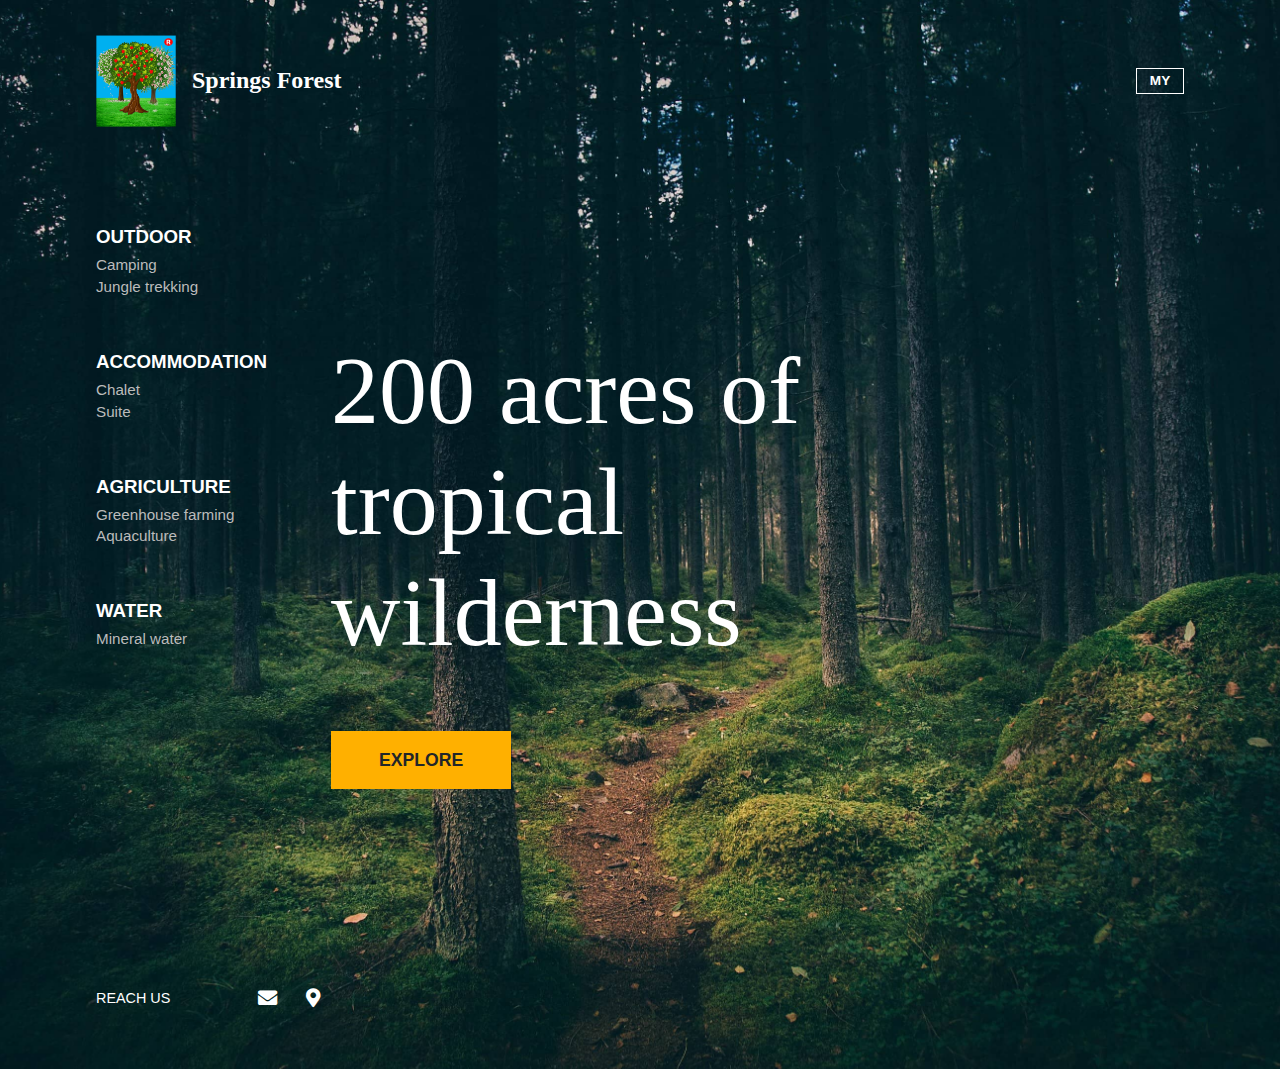
<file: index.html>
<!DOCTYPE html>
<html lang="en">
  <head>
    <meta charset="UTF-8" />
    <meta name="viewport" content="width=device-width, initial-scale=1.0" />
    <meta
      name="description"
      content="Springs Forest is the home to 200 acres of tropical wilderness."
    />
    <link
      rel="shortcut icon"
      href="assets/images/logo.png"
      type="image/x-icon"
    />
    <link
      rel="stylesheet"
      href="https://cdnjs.cloudflare.com/ajax/libs/font-awesome/5.13.1/css/all.min.css"
    />
    <link rel="stylesheet" href="assets/css/style.css" />
    <title>Springs Forest</title>
  </head>
  <body>
    <div class="container">
      <header id="main-header">
        <a href="" class="logo">
          <img src="assets/images/logo.png" alt="" />
          <h1>Springs Forest</h1>
        </a>
        <nav id="main-navbar">
          <p class="country">MY</p>
          <i class="fas fa-bars menu-btn"></i>
        </nav>
      </header>
      <div class="grid">
        <aside>
          <nav class="side-navbar">
            <ul>
              <li>
                <a href="outdoor/"><h3>Outdoor</h3></a>
                <p>Camping</p>
                <p>Jungle trekking</p>
              </li>
              <li>
                <a href="accommodation/"><h3>Accommodation</h3></a>
                <p>Chalet</p>
                <p>Suite</p>
              </li>
              <li>
                <a href="agriculture/"><h3>Agriculture</h3></a>
                <p>Greenhouse farming</p>
                <p>Aquaculture</p>
              </li>
              <li>
                <a href="water/"><h3>Water</h3></a>
                <p>Mineral water</p>
              </li>
            </ul>
          </nav>
        </aside>
        <main>
          <div class="main-content">
            <h1>200 acres of tropical wilderness</h1>
            <br />
            <a href="outdoor/" class="btn">Explore</a>
          </div>
        </main>
      </div>
      <footer>
        <div class="social">
          <p>REACH US</p>
          <div class="social-icons">
            <!-- <a href="https://www.instagram.com" target="_blank"
              ><i class="fab fa-instagram"></i
            ></a> -->
            <!-- <a href="https://twitter.com" target="_blank"
              ><i class="fab fa-twitter"></i
            ></a> -->
            <!-- <a href="https://www.facebook.com" target="_blank"
              ><i class="fab fa-facebook-f"></i
            ></a> -->
            <a href="mailto:contact@springsforest.com" target="_blank"
              ><i class="fas fa-envelope"></i
            ></a>
            <a href="https://goo.gl/maps/FeVHYFP2goykByJ46" target="_blank"
              ><i class="fas fa-map-marker-alt"></i
            ></a>
          </div>
        </div>
        <div class="footer-cards">
          <i class="far fa-compass fa-2x"></i>
          <a href="outdoor/">
            <div class="card">
              <h3>Camping</h3>
              <div class="card-content">
                <p>Camp out in the woods and make it a memorable experience.</p>
                <i class="fas fa-chevron-right"></i>
              </div>
            </div>
          </a>
          <a href="agriculture/">
            <div class="card">
              <h3>Greenhouse Farming</h3>
              <div class="card-content">
                <p>Visit our indoor plantation of ginseng and mushrooms.</p>
                <i class="fas fa-chevron-right"></i>
              </div>
            </div>
          </a>
        </div>
      </footer>
    </div>
    <script src="assets/js/main.js"></script>
  </body>
</html>
</file>
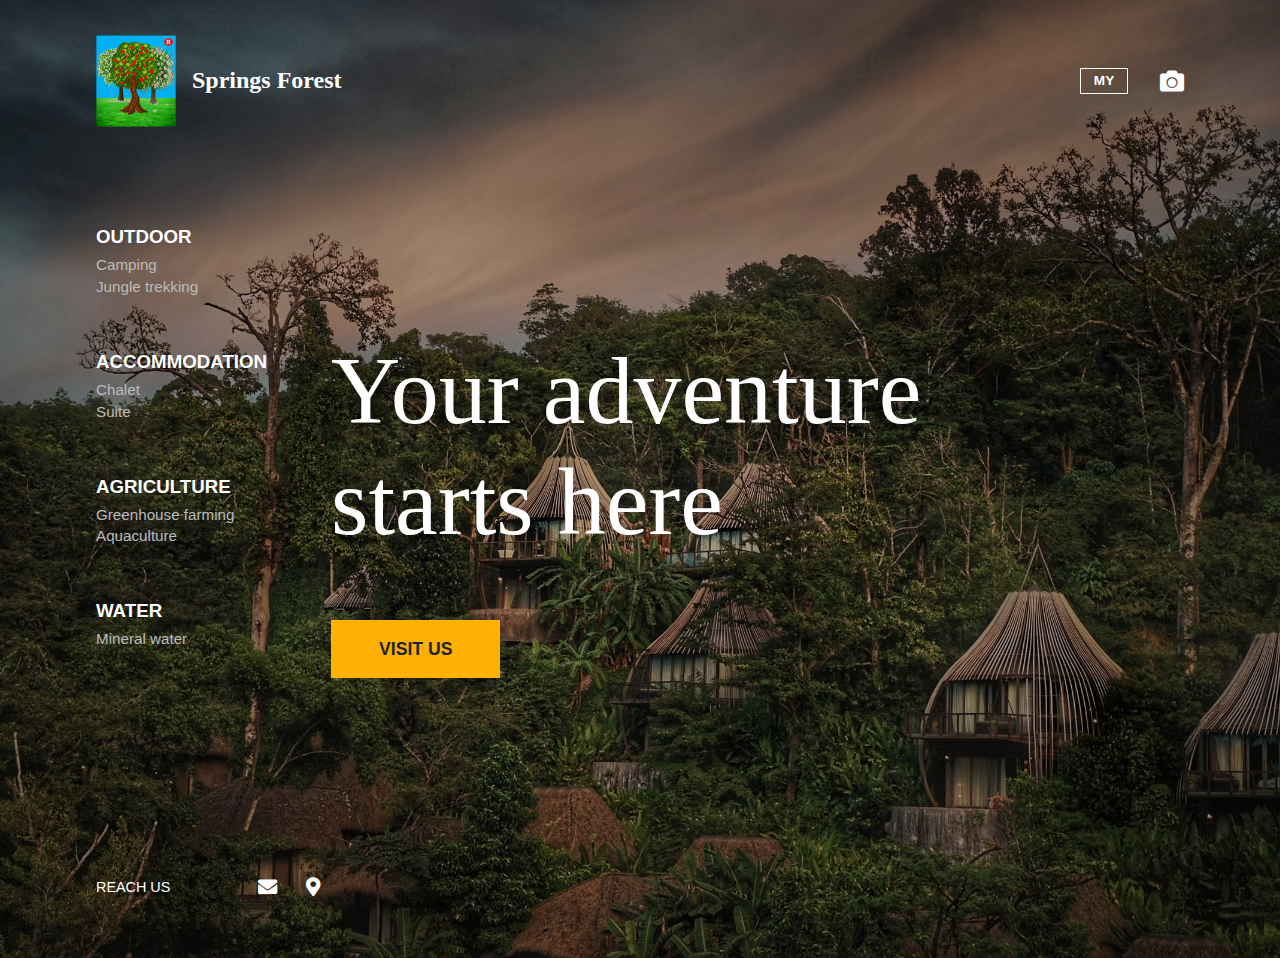
<file: accommodation/index.html>
<!DOCTYPE html>
<html lang="en">
  <head>
    <meta charset="UTF-8" />
    <meta name="viewport" content="width=device-width, initial-scale=1.0" />
    <meta
      name="description"
      content="Your adventure starts here. Plan your next family vacation at Springs Forest."
    />
    <link
      rel="shortcut icon"
      href="../assets/images/logo.png"
      type="image/x-icon"
    />
    <link
      rel="stylesheet"
      href="https://cdnjs.cloudflare.com/ajax/libs/font-awesome/5.13.1/css/all.min.css"
    />
    <link rel="stylesheet" href="../assets/css/style.css" />
    <title>Accommodation | Springs Forest</title>
  </head>
  <body class="accommodation">
    <div class="container">
      <header id="main-header">
        <a href="../" class="logo">
          <img src="../assets/images/logo.png" alt="" />
          <h1>Springs Forest</h1>
        </a>
        <nav id="main-navbar">
          <p class="country">MY</p>
          <i class="fa fa-camera"></i>
          <i class="fas fa-bars menu-btn"></i>
        </nav>
      </header>
      <div class="grid">
        <aside>
          <nav class="side-navbar">
            <ul>
              <li>
                <a href="../outdoor/"><h3>Outdoor</h3></a>
                <p>Camping</p>
                <p>Jungle trekking</p>
              </li>
              <li>
                <a href=""><h3>Accommodation</h3></a>
                <p>Chalet</p>
                <p>Suite</p>
              </li>
              <li>
                <a href="../agriculture/"><h3>Agriculture</h3></a>
                <p>Greenhouse farming</p>
                <p>Aquaculture</p>
              </li>
              <li>
                <a href="../water/"><h3>Water</h3></a>
                <p>Mineral water</p>
              </li>
            </ul>
          </nav>
        </aside>
        <main>
          <div class="main-content">
            <h1>Your adventure starts here</h1>
            <br />
            <a
              href="https://goo.gl/maps/FeVHYFP2goykByJ46"
              target="_blank"
              class="btn"
              >Visit Us</a
            >
          </div>
        </main>
        <div class="img-gallery">
          <div class="img-container">
            <div class="huts"></div>
          </div>
          <div class="img-container">
            <div class="treehouse"></div>
          </div>
          <div class="img-container">
            <div class="villa"></div>
          </div>
          <div class="img-container">
            <div class="hut"></div>
          </div>
          <div class="img-container">
            <div class="hut2"></div>
          </div>
          <div class="img-container">
            <div class="treehouse2"></div>
          </div>
        </div>
      </div>
      <footer>
        <div class="social">
          <p>REACH US</p>
          <div class="social-icons">
            <!-- <a href="https://www.instagram.com" target="_blank"
              ><i class="fab fa-instagram"></i
            ></a> -->
            <!-- <a href="https://twitter.com" target="_blank"
              ><i class="fab fa-twitter"></i
            ></a> -->
            <!-- <a href="https://www.facebook.com" target="_blank"
              ><i class="fab fa-facebook-f"></i
            ></a> -->
            <a href="mailto:contact@springsforest.com" target="_blank"
              ><i class="fas fa-envelope"></i
            ></a>
            <a href="https://goo.gl/maps/FeVHYFP2goykByJ46" target="_blank"
              ><i class="fas fa-map-marker-alt"></i
            ></a>
          </div>
        </div>
      </footer>
    </div>
    <script src="../assets/js/main.js"></script>
  </body>
</html>
</file>
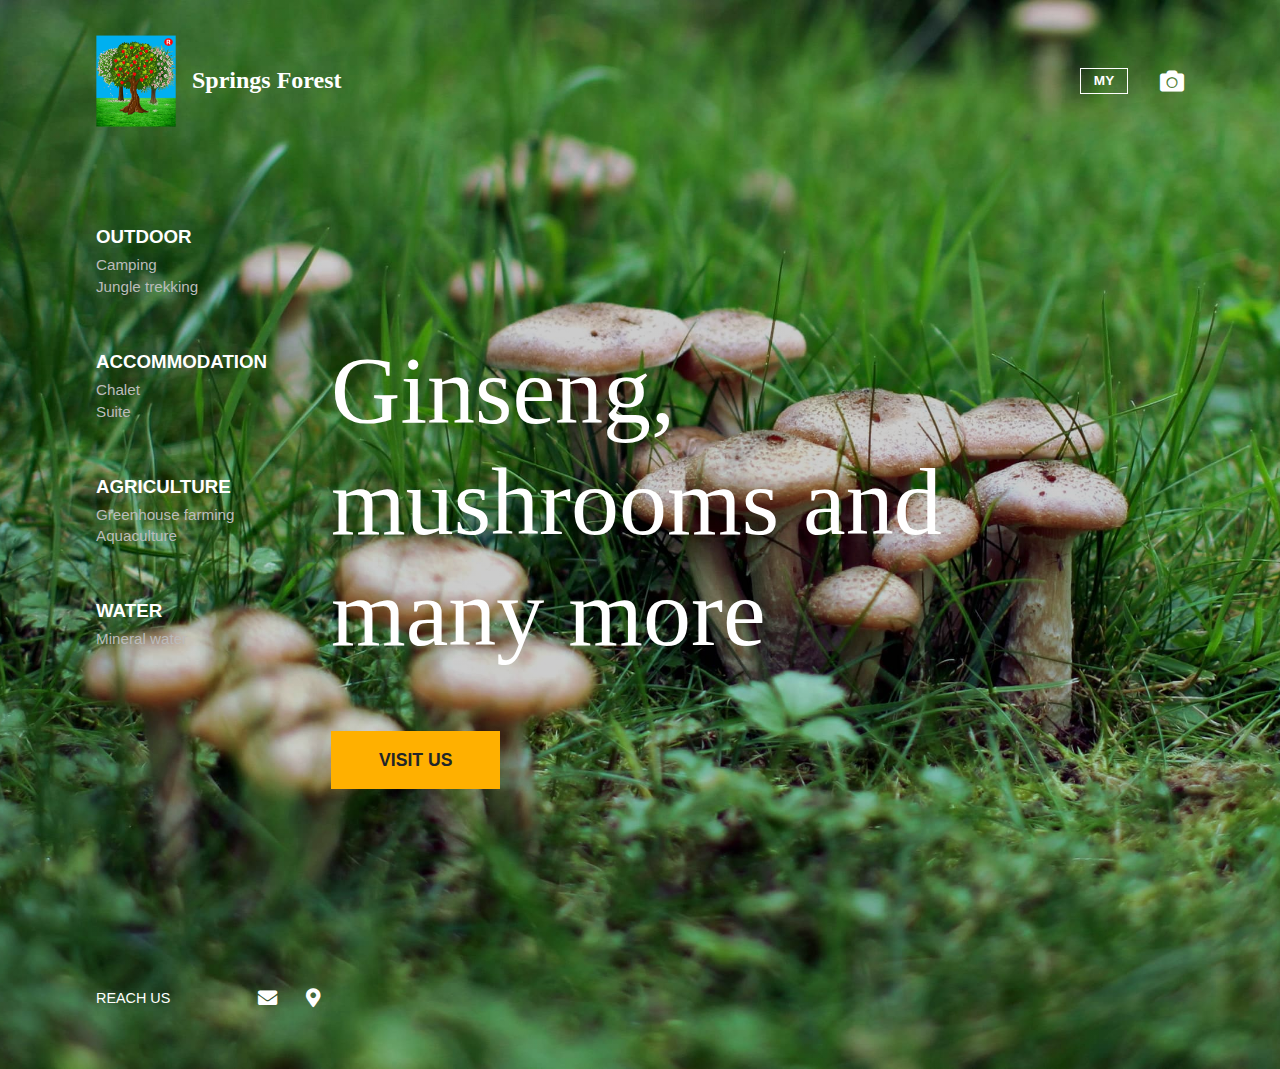
<file: agriculture/index.html>
<!DOCTYPE html>
<html lang="en">
  <head>
    <meta charset="UTF-8" />
    <meta name="viewport" content="width=device-width, initial-scale=1.0" />
    <meta
      name="description"
      content="Visit our indoor plantation of ginseng, mushrooms and many more."
    />
    <link
      rel="shortcut icon"
      href="../assets/images/logo.png"
      type="image/x-icon"
    />
    <link
      rel="stylesheet"
      href="https://cdnjs.cloudflare.com/ajax/libs/font-awesome/5.13.1/css/all.min.css"
    />
    <link rel="stylesheet" href="../assets/css/style.css" />
    <title>Agriculture | Springs Forest</title>
  </head>
  <body class="agriculture">
    <div class="container">
      <header id="main-header">
        <a href="../" class="logo">
          <img src="../assets/images/logo.png" alt="" />
          <h1>Springs Forest</h1>
        </a>
        <nav id="main-navbar">
          <p class="country">MY</p>
          <i class="fa fa-camera"></i>
          <i class="fas fa-bars menu-btn"></i>
        </nav>
      </header>
      <div class="grid">
        <aside>
          <nav class="side-navbar">
            <ul>
              <li>
                <a href="../outdoor/"><h3>Outdoor</h3></a>
                <p>Camping</p>
                <p>Jungle trekking</p>
              </li>
              <li>
                <a href="../accommodation/"><h3>Accommodation</h3></a>
                <p>Chalet</p>
                <p>Suite</p>
              </li>
              <li>
                <a href=""><h3>Agriculture</h3></a>
                <p>Greenhouse farming</p>
                <p>Aquaculture</p>
              </li>
              <li>
                <a href="../water/"><h3>Water</h3></a>
                <p>Mineral water</p>
              </li>
            </ul>
          </nav>
        </aside>
        <main>
          <div class="main-content">
            <h1>Ginseng, mushrooms and many more</h1>
            <br />
            <a
              href="https://goo.gl/maps/FeVHYFP2goykByJ46"
              target="_blank"
              class="btn"
              >Visit Us</a
            >
          </div>
        </main>
        <div class="img-gallery">
          <div class="img-container">
            <div class="mushrooms1"></div>
          </div>
          <div class="img-container">
            <div class="mushrooms2"></div>
          </div>
          <div class="img-container">
            <div class="ginseng-flower"></div>
          </div>
          <div class="img-container">
            <div class="ginseng"></div>
          </div>
          <div class="img-container">
            <div class="leech"></div>
          </div>
          <div class="img-container">
            <div class="frog"></div>
          </div>
        </div>
      </div>
      <footer>
        <div class="social">
          <p>REACH US</p>
          <div class="social-icons">
            <!-- <a href="https://www.instagram.com" target="_blank"
              ><i class="fab fa-instagram"></i
            ></a> -->
            <!-- <a href="https://twitter.com" target="_blank"
              ><i class="fab fa-twitter"></i
            ></a> -->
            <!-- <a href="https://www.facebook.com" target="_blank"
              ><i class="fab fa-facebook-f"></i
            ></a> -->
            <a href="mailto:contact@springsforest.com" target="_blank"
              ><i class="fas fa-envelope"></i
            ></a>
            <a href="https://goo.gl/maps/FeVHYFP2goykByJ46" target="_blank"
              ><i class="fas fa-map-marker-alt"></i
            ></a>
          </div>
        </div>
      </footer>
    </div>
    <script src="../assets/js/main.js"></script>
  </body>
</html>
</file>
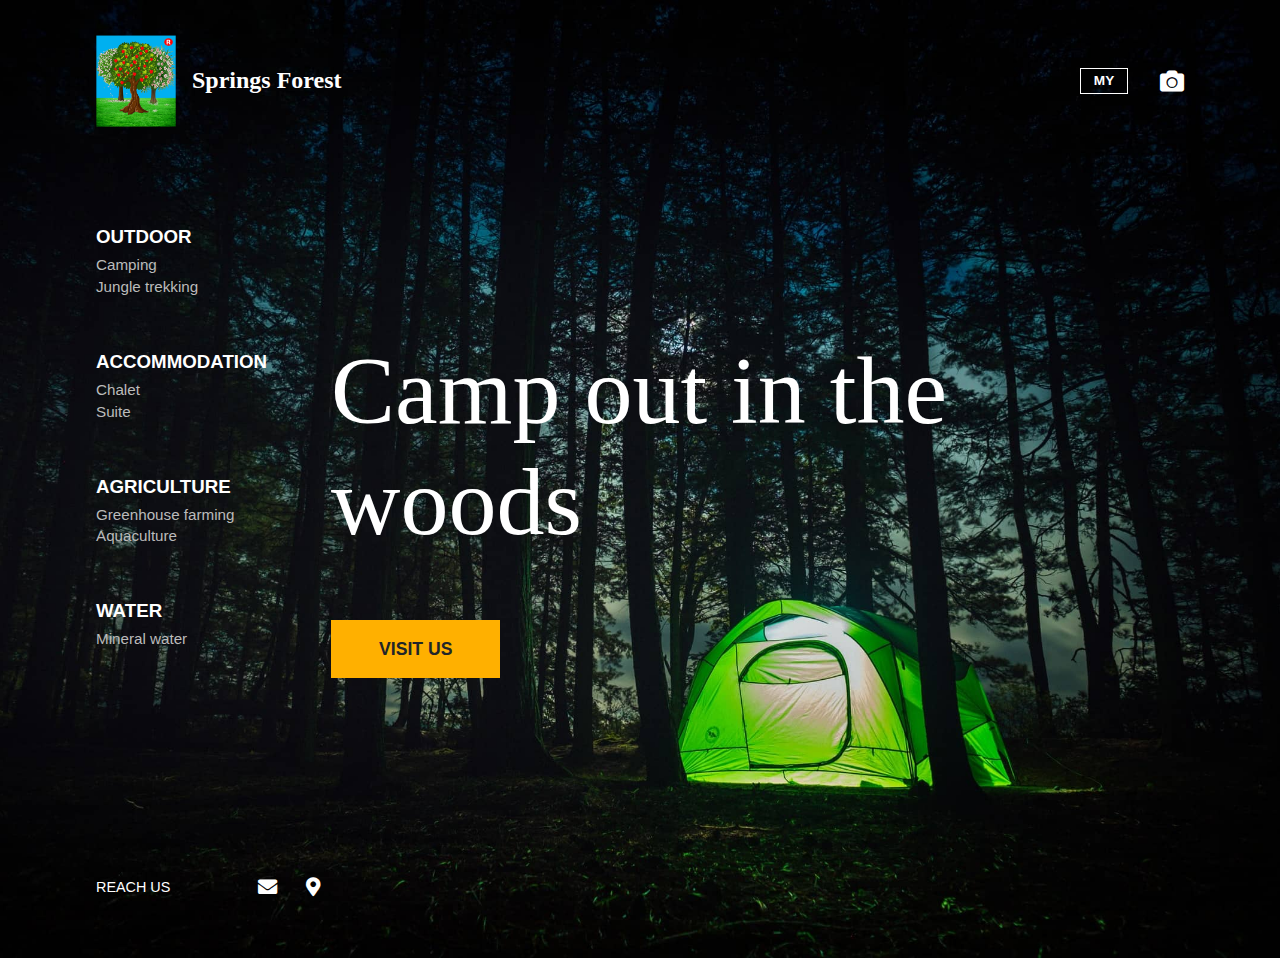
<file: outdoor/index.html>
<!DOCTYPE html>
<html lang="en">
  <head>
    <meta charset="UTF-8" />
    <meta name="viewport" content="width=device-width, initial-scale=1.0" />
    <meta
      name="description"
      content="Camp out in the woods and make it a memorable experience."
    />
    <link
      rel="shortcut icon"
      href="../assets/images/logo.png"
      type="image/x-icon"
    />
    <link
      rel="stylesheet"
      href="https://cdnjs.cloudflare.com/ajax/libs/font-awesome/5.13.1/css/all.min.css"
    />
    <link rel="stylesheet" href="../assets/css/style.css" />
    <title>Outdoor | Springs Forest</title>
  </head>
  <body class="outdoor">
    <div class="container">
      <header id="main-header">
        <a href="../" class="logo">
          <img src="../assets/images/logo.png" alt="" />
          <h1>Springs Forest</h1>
        </a>
        <nav id="main-navbar">
          <p class="country">MY</p>
          <i class="fa fa-camera"></i>
          <i class="fas fa-bars menu-btn"></i>
        </nav>
      </header>
      <div class="grid">
        <aside>
          <nav class="side-navbar">
            <ul>
              <li>
                <a href=""><h3>Outdoor</h3></a>
                <p>Camping</p>
                <p>Jungle trekking</p>
              </li>
              <li>
                <a href="../accommodation/"><h3>Accommodation</h3></a>
                <p>Chalet</p>
                <p>Suite</p>
              </li>
              <li>
                <a href="../agriculture/"><h3>Agriculture</h3></a>
                <p>Greenhouse farming</p>
                <p>Aquaculture</p>
              </li>
              <li>
                <a href="../water/"><h3>Water</h3></a>
                <p>Mineral water</p>
              </li>
            </ul>
          </nav>
        </aside>
        <main>
          <div class="main-content">
            <h1>Camp out in the woods</h1>
            <br />
            <a
              href="https://goo.gl/maps/FeVHYFP2goykByJ46"
              target="_blank"
              class="btn"
              >Visit Us</a
            >
          </div>
        </main>
        <div class="img-gallery">
          <div class="img-container">
            <div class="hiker"></div>
          </div>
          <div class="img-container">
            <div class="stairs"></div>
          </div>
          <div class="img-container">
            <div class="waterfalls"></div>
          </div>
        </div>
      </div>
      <footer>
        <div class="social">
          <p>REACH US</p>
          <div class="social-icons">
            <!-- <a href="https://www.instagram.com" target="_blank"
              ><i class="fab fa-instagram"></i
            ></a> -->
            <!-- <a href="https://twitter.com" target="_blank"
              ><i class="fab fa-twitter"></i
            ></a> -->
            <!-- <a href="https://www.facebook.com" target="_blank"
              ><i class="fab fa-facebook-f"></i
            ></a> -->
            <a href="mailto:contact@springsforest.com" target="_blank"
              ><i class="fas fa-envelope"></i
            ></a>
            <a href="https://goo.gl/maps/FeVHYFP2goykByJ46" target="_blank"
              ><i class="fas fa-map-marker-alt"></i
            ></a>
          </div>
        </div>
      </footer>
    </div>
    <script src="../assets/js/main.js"></script>
  </body>
</html>
</file>
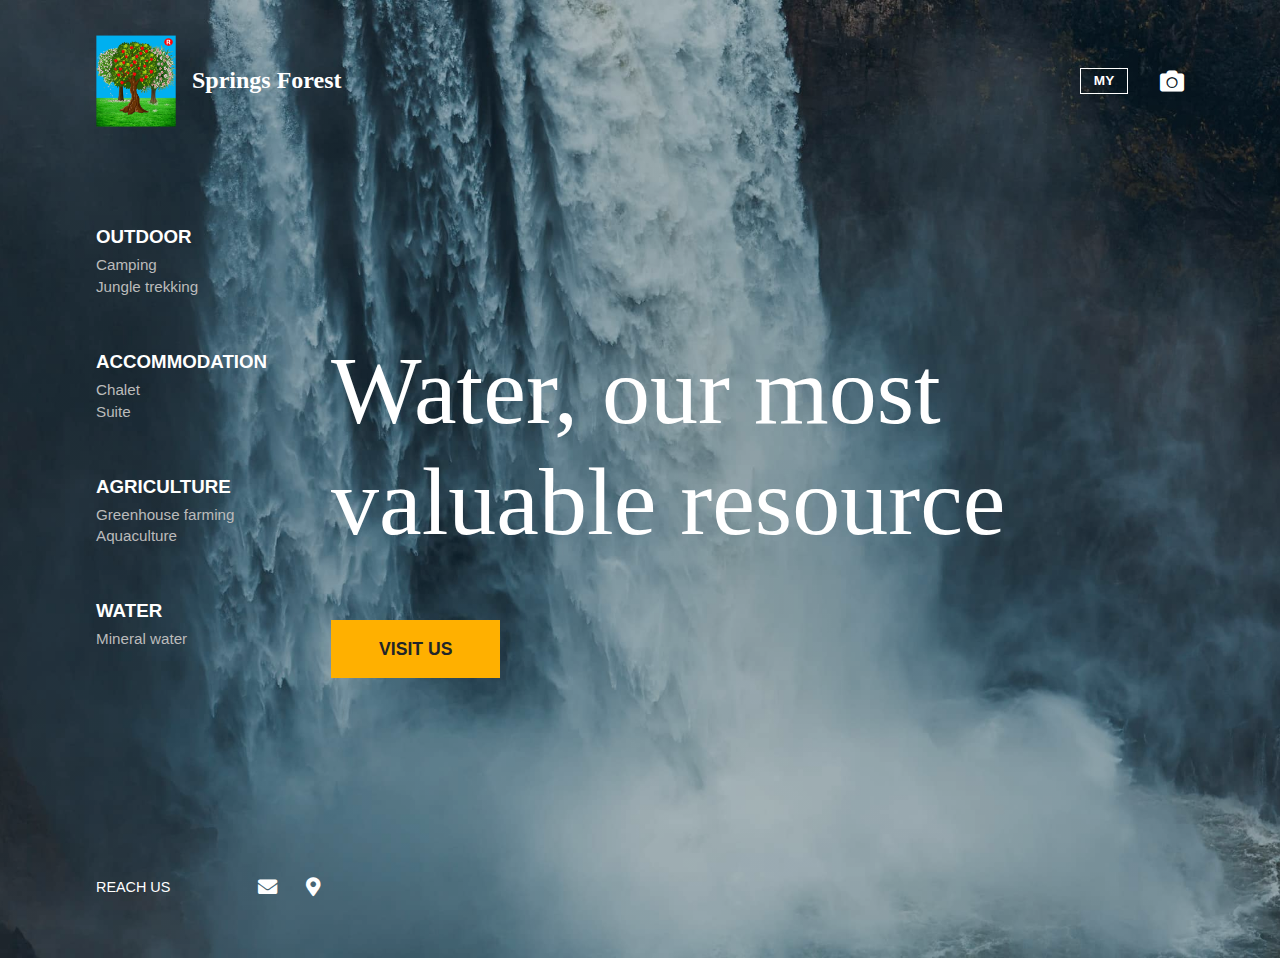
<file: water/index.html>
<!DOCTYPE html>
<html lang="en">
  <head>
    <meta charset="UTF-8" />
    <meta name="viewport" content="width=device-width, initial-scale=1.0" />
    <meta name="description" content="Water, our most valuable resource." />
    <link
      rel="shortcut icon"
      href="../assets/images/logo.png"
      type="image/x-icon"
    />
    <link
      rel="stylesheet"
      href="https://cdnjs.cloudflare.com/ajax/libs/font-awesome/5.13.1/css/all.min.css"
    />
    <link rel="stylesheet" href="../assets/css/style.css" />
    <title>Water | Springs Forest</title>
  </head>
  <body class="water">
    <div class="container">
      <header id="main-header">
        <a href="../" class="logo">
          <img src="../assets/images/logo.png" alt="" />
          <h1>Springs Forest</h1>
        </a>
        <nav id="main-navbar">
          <p class="country">MY</p>
          <i class="fa fa-camera"></i>
          <i class="fas fa-bars menu-btn"></i>
        </nav>
      </header>
      <div class="grid">
        <aside>
          <nav class="side-navbar">
            <ul>
              <li>
                <a href="../outdoor/"><h3>Outdoor</h3></a>
                <p>Camping</p>
                <p>Jungle trekking</p>
              </li>
              <li>
                <a href="../accommodation/"><h3>Accommodation</h3></a>
                <p>Chalet</p>
                <p>Suite</p>
              </li>
              <li>
                <a href="../agriculture/"><h3>Agriculture</h3></a>
                <p>Greenhouse farming</p>
                <p>Aquaculture</p>
              </li>
              <li>
                <a href=""><h3>Water</h3></a>
                <p>Mineral water</p>
              </li>
            </ul>
          </nav>
        </aside>
        <main>
          <div class="main-content">
            <h1>Water, our most valuable resource</h1>
            <br />
            <a
              href="https://goo.gl/maps/FeVHYFP2goykByJ46"
              target="_blank"
              class="btn"
              >Visit Us</a
            >
          </div>
        </main>
        <div class="img-gallery">
          <div class="img-container">
            <div class="waterfalls1"></div>
          </div>
          <div class="img-container">
            <div class="waterfalls2"></div>
          </div>
          <div class="img-container">
            <div class="waterfalls3"></div>
          </div>
          <div class="img-container">
            <div class="waterfalls4"></div>
          </div>
          <div class="img-container">
            <div class="waterfalls5"></div>
          </div>
          <div class="img-container">
            <div class="waterfalls6"></div>
          </div>
          <div class="img-container">
            <div class="waterfalls7"></div>
          </div>
          <div class="img-container">
            <div class="waterfalls8"></div>
          </div>
        </div>
      </div>
      <footer>
        <div class="social">
          <p>REACH US</p>
          <div class="social-icons">
            <!-- <a href="https://www.instagram.com" target="_blank"
              ><i class="fab fa-instagram"></i
            ></a> -->
            <!-- <a href="https://twitter.com" target="_blank"
              ><i class="fab fa-twitter"></i
            ></a> -->
            <!-- <a href="https://www.facebook.com" target="_blank"
              ><i class="fab fa-facebook-f"></i
            ></a> -->
            <a href="mailto:contact@springsforest.com" target="_blank"
              ><i class="fas fa-envelope"></i
            ></a>
            <a href="https://goo.gl/maps/FeVHYFP2goykByJ46" target="_blank"
              ><i class="fas fa-map-marker-alt"></i
            ></a>
          </div>
        </div>
      </footer>
    </div>
    <script src="../assets/js/main.js"></script>
  </body>
</html>
</file>
<file: assets/css/style.css>
/* CSS Reset */
* {
  margin: 0;
  padding: 0;
  box-sizing: border-box;
}

/* Utilities */
body {
  font-family: Arial, Helvetica, sans-serif;
  color: #fff;
  background: url('../images/forest.jpg') no-repeat center bottom/cover;
  position: relative;
}

.outdoor {
  background: url('../images/camp.jpg') no-repeat center bottom/cover;
}

.accommodation {
  background: radial-gradient(rgba(0, 0, 0, 0.2), rgba(0, 0, 0, 0.5)),
    url('../images/huts.jpg') no-repeat center center/cover;
  /* background: url("../images/huts.jpg") no-repeat center bottom/cover; */
}

.agriculture {
  background: radial-gradient(rgba(0, 0, 0, 0.2), rgba(0, 0, 0, 0.2)),
    url('../images/mushrooms.jpg') no-repeat center center/cover;
}

.water {
  background: radial-gradient(rgba(0, 0, 0, 0.2), rgba(0, 0, 0, 0.2)),
    url('../images/water.jpg') no-repeat center center/cover;
}

/* .timber {
  background: radial-gradient(rgba(0, 0, 0, 0.3), rgba(0, 0, 0, 0.6)),
    url("../images/timber.jpg") no-repeat center center/cover;
} */

a {
  color: #fff;
  text-decoration: none;
}

a:hover {
  opacity: 0.9;
}

.container {
  width: 85vw;
  max-width: 1440px;
  margin: 0 auto;
  min-height: 100vh;
  display: flex;
  flex-direction: column;
  justify-content: space-between;
}

.btn {
  color: #212529;
  background-color: #ffb000;
  font-size: 1.1rem;
  font-weight: bold;
  text-transform: uppercase;
  padding: 1.2rem 3rem;
  border: none;
  cursor: pointer;
}

.btn:hover {
  opacity: 0.9;
}

/* Sections */
/* Header */
#main-header {
  display: flex;
  align-items: center;
  justify-content: space-between;
  padding: 2.2rem 0;
}

#main-header .logo {
  display: flex;
  align-items: center;
}

#main-header .logo img {
  width: 5rem;
  margin-right: 1rem;
}

#main-header .logo h1 {
  font-family: 'Times New Roman', Times, serif;
  font-size: 1.5rem;
}

#main-header #main-navbar {
  display: flex;
  align-items: center;
}

#main-header #main-navbar > * {
  margin-left: 2rem;
}

#main-header #main-navbar .country {
  font-size: 0.85rem;
  font-weight: bold;
  padding: 0.3rem 0.8rem;
  border: 1px solid #fff;
}

i.fa-camera {
  font-size: 1.5rem;
}

i.fa-camera {
  cursor: pointer;
}

.menu-btn {
  font-size: 1.5rem;
  display: none;
}

.menu-btn:hover {
  cursor: pointer;
}

/* Grid */
.grid {
  display: grid;
  grid-template-columns: 1fr 5fr;
  gap: 4rem;
  padding-top: 4rem;
}

.side-navbar ul {
  list-style: none;
}

.side-navbar ul li {
  margin-bottom: 3.5rem;
}

/* .side-navbar ul li:last-child {
  margin-bottom: 0;
} */

.side-navbar ul li h3 {
  margin-bottom: 0.5rem;
  text-transform: uppercase;
  display: inline-block;
}

.side-navbar ul li p {
  font-size: 0.95rem;
  color: #bbb;
  margin-bottom: 0.3rem;
}

/* Main Content */
.main-content {
  padding: 6.8rem 0 9.75rem;
  width: 85%;
  max-width: 50rem;
}

.main-content h1 {
  font-family: 'Times New Roman', Times, serif;
  font-size: 6rem;
  font-weight: 300;
  margin-bottom: 4rem;
}

/* Image Gallery */
.img-gallery {
  display: none;
  grid-template-columns: repeat(3, 1fr);
  gap: 2rem;
}

.img-container {
  overflow: hidden;
  height: 30rem;
}

.img-container > div {
  height: 100%;
  transition: transform 0.5s;
}

.img-container > div:hover {
  transform: scale(1.1);
}

.hiker {
  background: url('../images/hiker.jpg') no-repeat center center/cover;
}

.stairs {
  background: url('../images/stairs.jpg') no-repeat center center/cover;
}

.waterfalls {
  background: url('../images/waterfalls.jpg') no-repeat center center/cover;
}

.huts {
  background: url('../images/huts2.jpg') no-repeat center center/cover;
}

.treehouse {
  background: url('../images/treehouse.jpg') no-repeat center center/cover;
}

.villa {
  background: url('../images/villa.jpg') no-repeat center center/cover;
}

.hut {
  background: url('../images/hut.jpg') no-repeat center center/cover;
}

.hut2 {
  background: url('../images/hut2.jpg') no-repeat center center/cover;
}

.treehouse2 {
  background: url('../images/treehouse2.jpg') no-repeat center center/cover;
}

.ginseng {
  background: url('../images/ginseng.jpg') no-repeat center center/cover;
}

.ginseng-flower {
  background: url('../images/ginseng-flower.jpg') no-repeat center center/cover;
}

.mushrooms1 {
  background: url('../images/mushrooms1.jpg') no-repeat center center/cover;
}

.mushrooms2 {
  background: url('../images/mushrooms2.jpg') no-repeat center center/cover;
}

.leech {
  background: url('../images/leech.jpg') no-repeat center center/cover;
}

.frog {
  background: url('../images/frog.jpg') no-repeat center center/cover;
}

.waterfalls1 {
  background: url('../images/waterfalls1.jpg') no-repeat center center/cover;
}

.waterfalls2 {
  background: url('../images/waterfalls2.jpg') no-repeat center center/cover;
}

.waterfalls3 {
  background: url('../images/waterfalls3.jpg') no-repeat center center/cover;
}

.waterfalls4 {
  background: url('../images/waterfalls4.jpg') no-repeat center center/cover;
}

.waterfalls5 {
  background: url('../images/waterfalls5.jpg') no-repeat center center/cover;
}

.waterfalls6 {
  background: url('../images/waterfalls6.jpg') no-repeat center center/cover;
}

.waterfalls7 {
  background: url('../images/waterfalls7.jpg') no-repeat center center/cover;
}

.waterfalls8 {
  background: url('../images/waterfalls8.jpg') no-repeat center center/cover;
}

/* Footer */
footer {
  padding: 3.8rem 0;
  display: flex;
  align-items: center;
}

footer .social {
  display: flex;
  align-items: center;
}

footer .social p {
  font-size: 0.9rem;
  margin-right: 4rem;
}

footer .social i {
  font-size: 1.2rem;
  margin-left: 1.5rem;
}

footer .footer-cards {
  padding: 3rem;
  position: absolute;
  bottom: 0;
  right: 0;
  width: 45%;
  display: grid;
  grid-template-columns: 1fr 3fr 3fr;
  gap: 2rem;
  align-items: center;
  background-color: #212529;
}

footer .footer-cards i {
  text-align: center;
}

footer .footer-cards .card h3 {
  font-family: 'Times New Roman', Times, serif;
  margin-bottom: 1rem;
}

footer .footer-cards .card .card-content {
  display: flex;
  align-items: center;
}

footer .footer-cards .card .card-content p {
  font-size: 0.85rem;
  color: #bbb;
  margin-right: 1rem;
}

@media (max-width: 1310px) {
  footer .footer-cards {
    display: none;
  }
}

@media (max-width: 1072px) {
  .grid {
    grid-template-columns: 1fr;
    gap: 0;
    padding-top: 0;
  }

  .side-navbar {
    display: none;
  }

  .menu-btn {
    display: block;
  }

  .img-gallery {
    grid-template-columns: repeat(2, 1fr);
  }
}

@media (max-width: 520px) {
  #main-header,
  footer {
    padding: 3rem 0;
  }

  #main-header .logo i,
  #main-header .logo h1 {
    font-size: 1.3rem;
  }

  #main-header #main-navbar > * {
    margin-left: 1rem;
  }

  #main-header #main-navbar > *:first-child {
    margin-left: 3rem;
  }

  #main-header #main-navbar .country {
    font-size: 0.95rem;
    padding: 0 0.8rem 0 0;
    border: none;
    border-right: 1px solid #fff;
  }

  i.fa-camera {
    font-size: 1.1rem;
  }

  .menu-btn {
    font-size: 1.2rem;
  }

  .main-content {
    padding: 4.8rem 0 8.5rem;
    padding: 0 0 3rem;
  }

  .main-content h1 {
    font-size: 3.5rem;
    margin-bottom: 2rem;
  }

  .btn {
    font-size: 0.95rem;
    padding: 1rem 2rem;
  }

  .img-gallery {
    grid-template-columns: 1fr;
  }

  .img-container {
    height: 20rem;
  }

  footer .social {
    width: 100%;
    align-items: center;
    justify-content: space-between;
  }

  footer .social p {
    margin-right: 0;
  }

  footer .social i {
    font-size: 1rem;
    margin-left: 0.9rem;
  }
}

/* Show Nav */
.show-nav {
  display: block;
  text-align: right;
}

/* background overlay */
body.overlay::before,
body.overlay2::before {
  content: '';
  display: block;
  height: 100%;
  position: absolute;
  z-index: -1;
  top: 0;
  left: 0;
  width: 100%;
  background-color: rgba(0, 0, 0, 0.7);
}

/* Show Images */
.show-img {
  display: grid;
}
</file>
